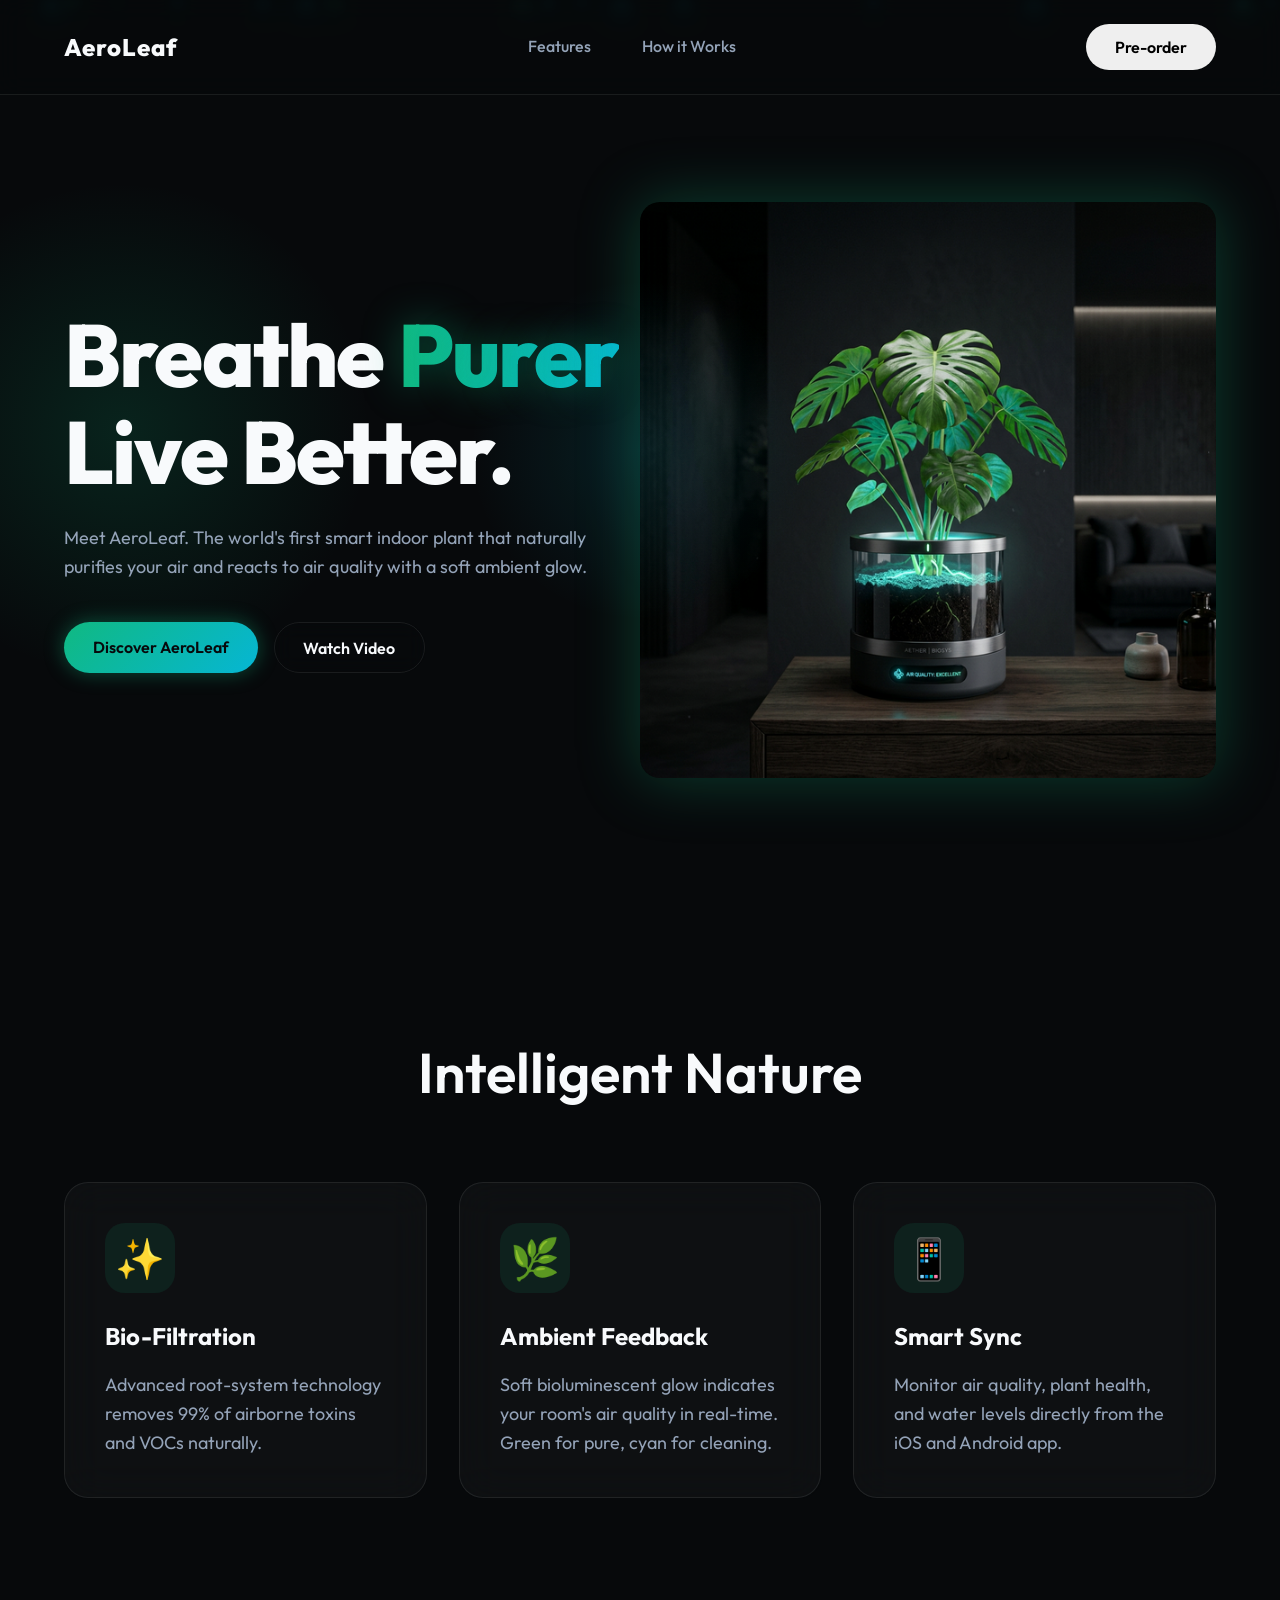
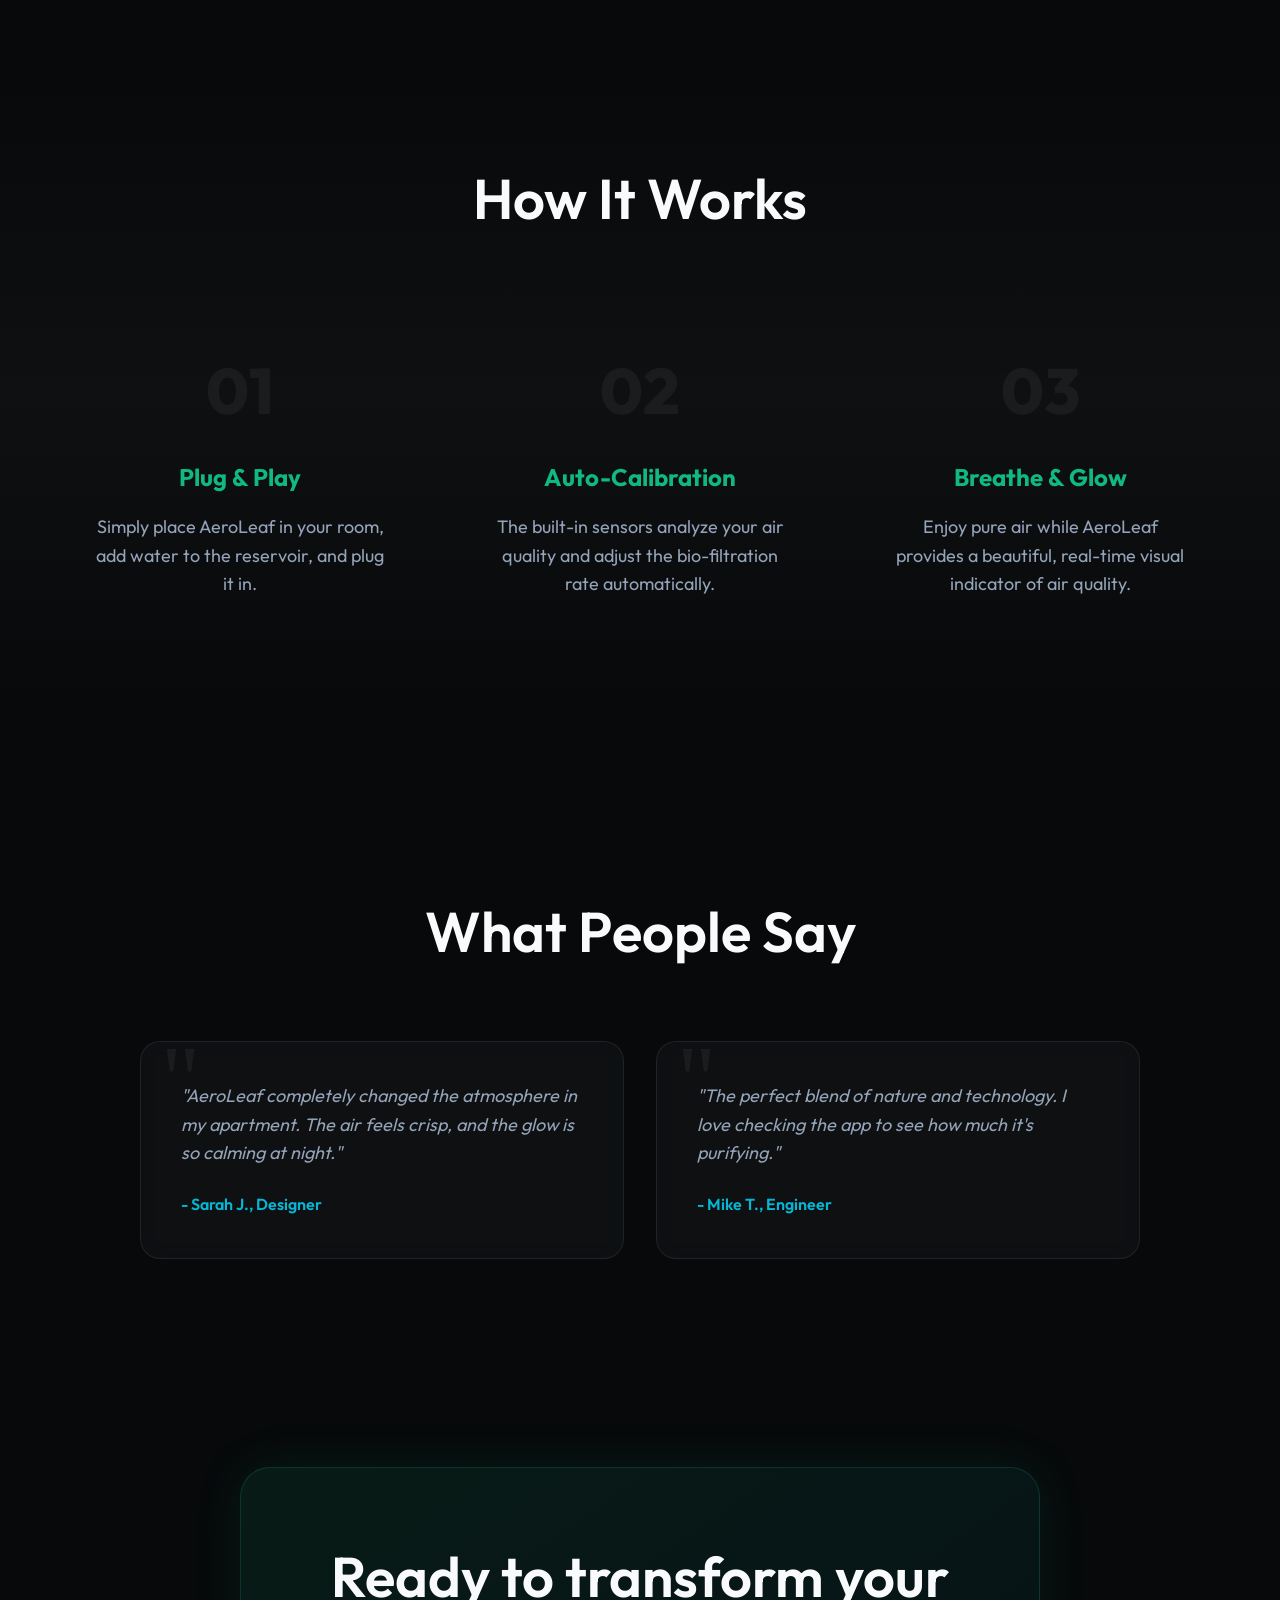
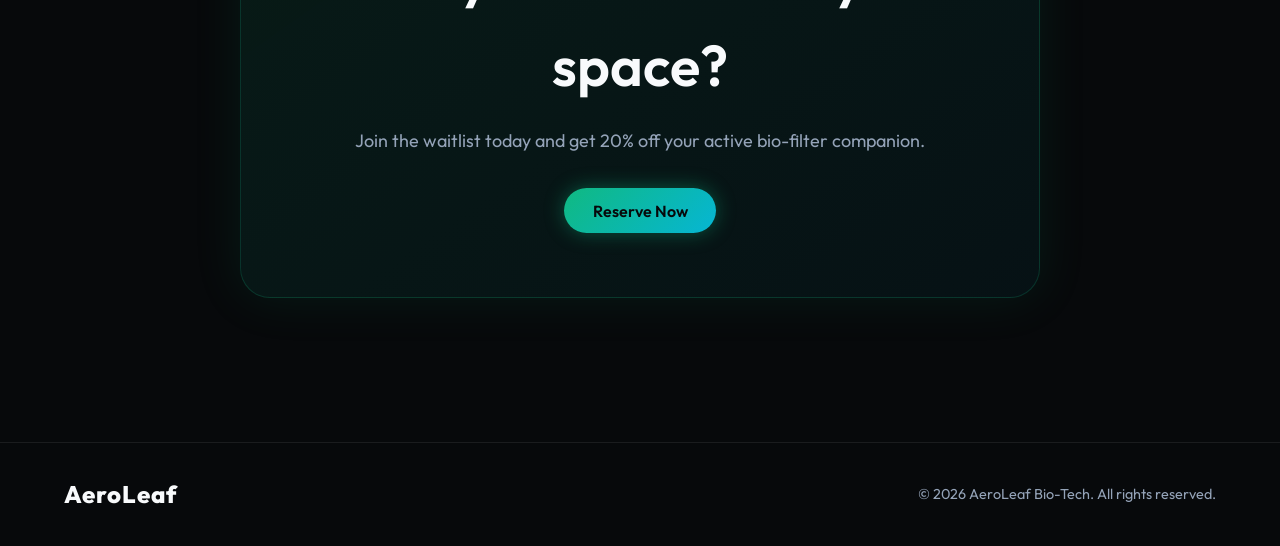
<file: index.html>
<!DOCTYPE html>
<html lang="en">

<head>
    <meta charset="UTF-8">
    <meta name="viewport" content="width=device-width, initial-scale=1.0">
    <title>AeroLeaf | Smart Air Purifying Plant</title>
    <meta name="description"
        content="AeroLeaf is a smart indoor plant that purifies air and glows softly based on air quality. Minimal futuristic design.">
    <link rel="preconnect" href="https://fonts.googleapis.com">
    <link rel="preconnect" href="https://fonts.gstatic.com" crossorigin>
    <link href="https://fonts.googleapis.com/css2?family=Outfit:wght@300;400;600;800&display=swap" rel="stylesheet">
    <link rel="stylesheet" href="style.css">
</head>

<body>
    <nav class="navbar">
        <div class="logo">AeroLeaf</div>
        <div class="nav-links">
            <a href="#features">Features</a>
            <a href="#how-it-works">How it Works</a>
        </div>
        <button class="btn nav-btn">Pre-order</button>
    </nav>

    <header class="hero">
        <div class="hero-content fade-in">
            <h1>Breathe <span class="glow-text">Purer</span><br>Live Better.</h1>
            <p>Meet AeroLeaf. The world's first smart indoor plant that naturally purifies your air and reacts to air
                quality with a soft ambient glow.</p>
            <div class="hero-actions">
                <a href="discover.html" class="btn primary-btn"
                    style="text-decoration: none; display: flex; align-items: center; justify-content: center;">Discover
                    AeroLeaf</a>
                <button class="btn secondary-btn" id="watchVideoBtn">Watch Video</button>
            </div>
        </div>
        <div class="hero-image fade-in delay-1">
            <img src="aeroleaf_product.png" alt="AeroLeaf Glowing Plant" id="main-product-img">
            <div class="glow-backdrop"></div>
        </div>
    </header>

    <section id="features" class="features">
        <h2 class="section-title fade-in">Intelligent Nature</h2>
        <div class="feature-grid">
            <div class="feature-card fade-in delay-1">
                <div class="icon">✨</div>
                <h3>Bio-Filtration</h3>
                <p>Advanced root-system technology removes 99% of airborne toxins and VOCs naturally.</p>
            </div>
            <div class="feature-card fade-in delay-2">
                <div class="icon">🌿</div>
                <h3>Ambient Feedback</h3>
                <p>Soft bioluminescent glow indicates your room's air quality in real-time. Green for pure, cyan for
                    cleaning.</p>
            </div>
            <div class="feature-card fade-in delay-3">
                <div class="icon">📱</div>
                <h3>Smart Sync</h3>
                <p>Monitor air quality, plant health, and water levels directly from the iOS and Android app.</p>
            </div>
        </div>
    </section>

    <section id="how-it-works" class="how-it-works">
        <h2 class="section-title fade-in">How It Works</h2>
        <div class="steps-container">
            <div class="step fade-in delay-1">
                <div class="step-number">01</div>
                <h3>Plug & Play</h3>
                <p>Simply place AeroLeaf in your room, add water to the reservoir, and plug it in.</p>
            </div>
            <div class="step fade-in delay-2">
                <div class="step-number">02</div>
                <h3>Auto-Calibration</h3>
                <p>The built-in sensors analyze your air quality and adjust the bio-filtration rate automatically.</p>
            </div>
            <div class="step fade-in delay-3">
                <div class="step-number">03</div>
                <h3>Breathe & Glow</h3>
                <p>Enjoy pure air while AeroLeaf provides a beautiful, real-time visual indicator of air quality.</p>
            </div>
        </div>
    </section>

    <section id="testimonials" class="testimonials">
        <h2 class="section-title fade-in">What People Say</h2>
        <div class="testimonial-grid">
            <div class="testimonial-card fade-in delay-1">
                <p class="quote">"AeroLeaf completely changed the atmosphere in my apartment. The air feels crisp, and
                    the glow is so calming at night."</p>
                <div class="author">- Sarah J., Designer</div>
            </div>
            <div class="testimonial-card fade-in delay-2">
                <p class="quote">"The perfect blend of nature and technology. I love checking the app to see how much
                    it's purifying."</p>
                <div class="author">- Mike T., Engineer</div>
            </div>
        </div>
    </section>

    <section class="cta-section fade-in">
        <div class="cta-card">
            <h2>Ready to transform your space?</h2>
            <p>Join the waitlist today and get 20% off your active bio-filter companion.</p>
            <button class="btn primary-btn pulse">Reserve Now</button>
        </div>
    </section>

    <footer>
        <div class="logo">AeroLeaf</div>
        <p>&copy; 2026 AeroLeaf Bio-Tech. All rights reserved.</p>
    </footer>

    <!-- Video Modal -->
    <div class="video-modal" id="videoModal">
        <div class="video-modal-overlay"></div>
        <div class="video-modal-content">
            <button class="close-video-btn" aria-label="Close Video">&times;</button>
            <video id="promoVideo" controls>
                <source src="https://interactive-examples.mdn.mozilla.net/media/cc0-videos/flower.mp4" type="video/mp4">
                Your browser does not support HTML video.
            </video>
        </div>
    </div>

    <script src="script.js"></script>
</body>

</html>
</file>
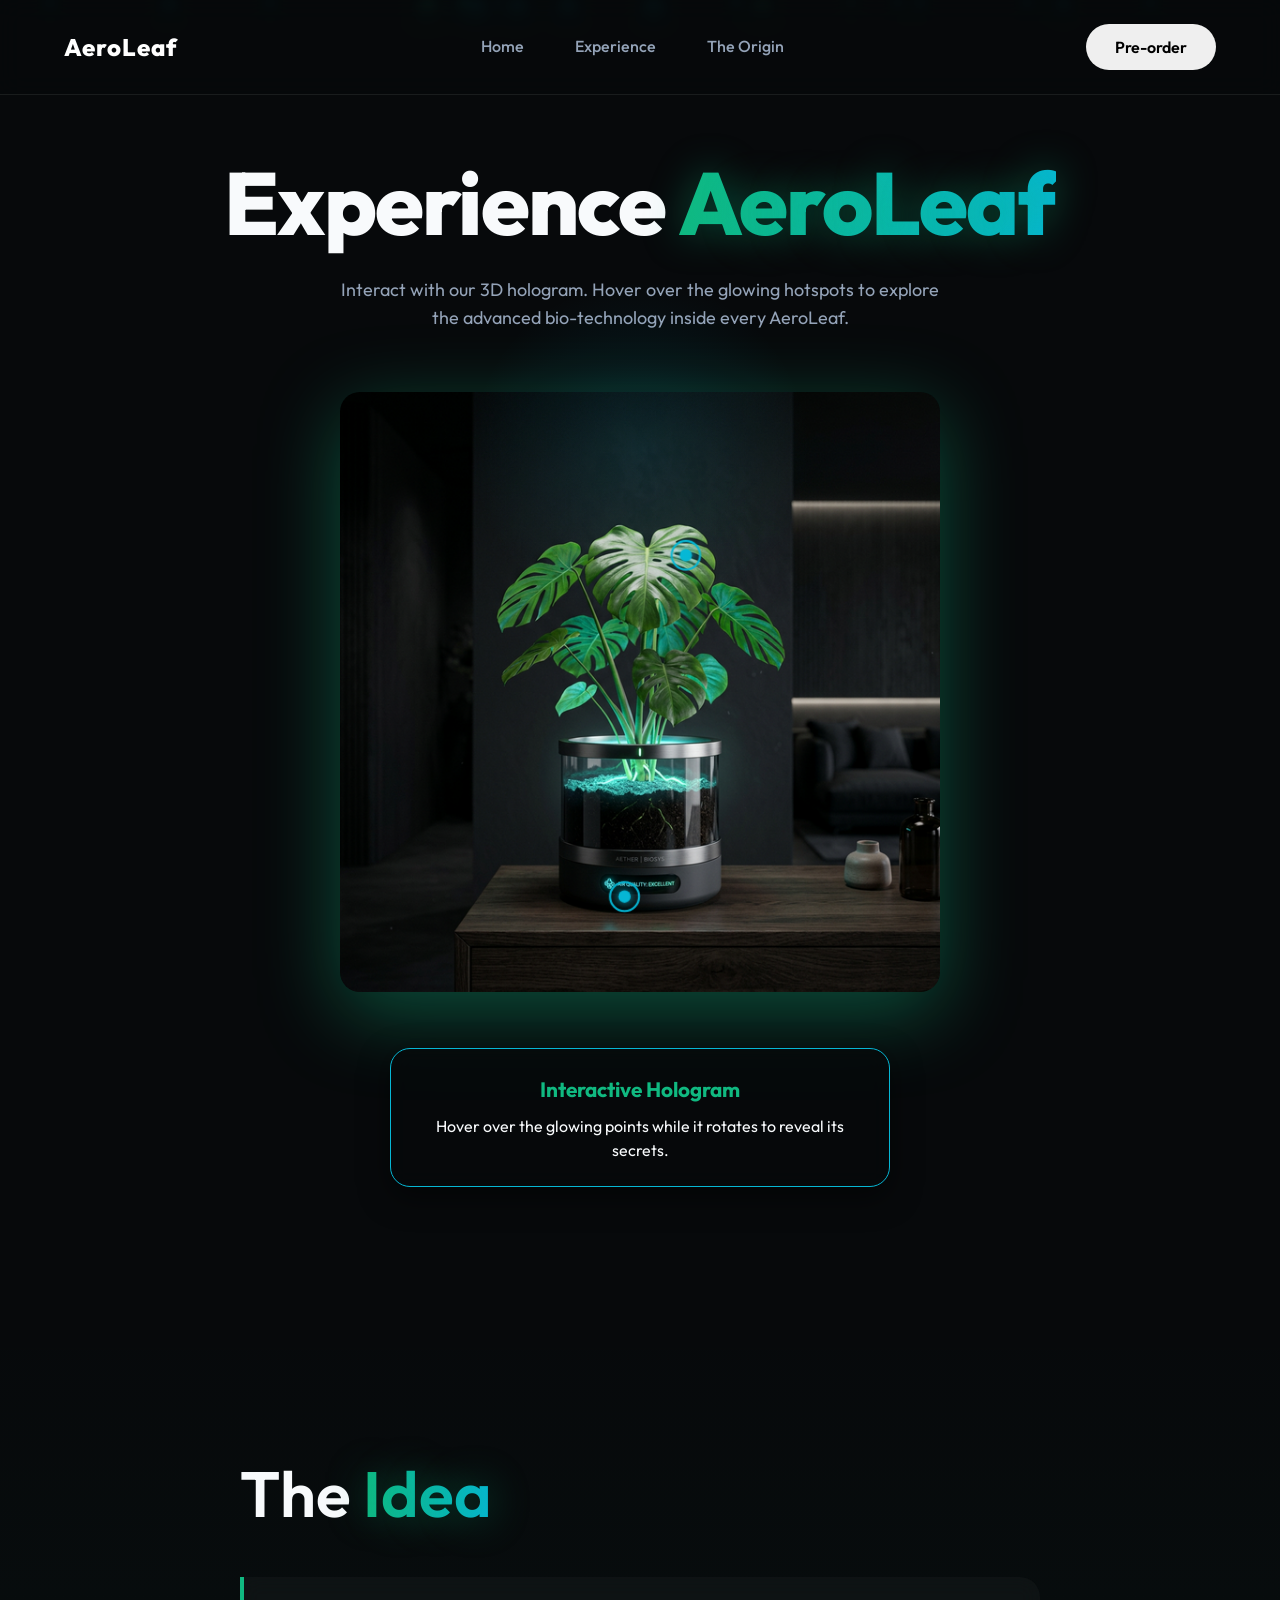
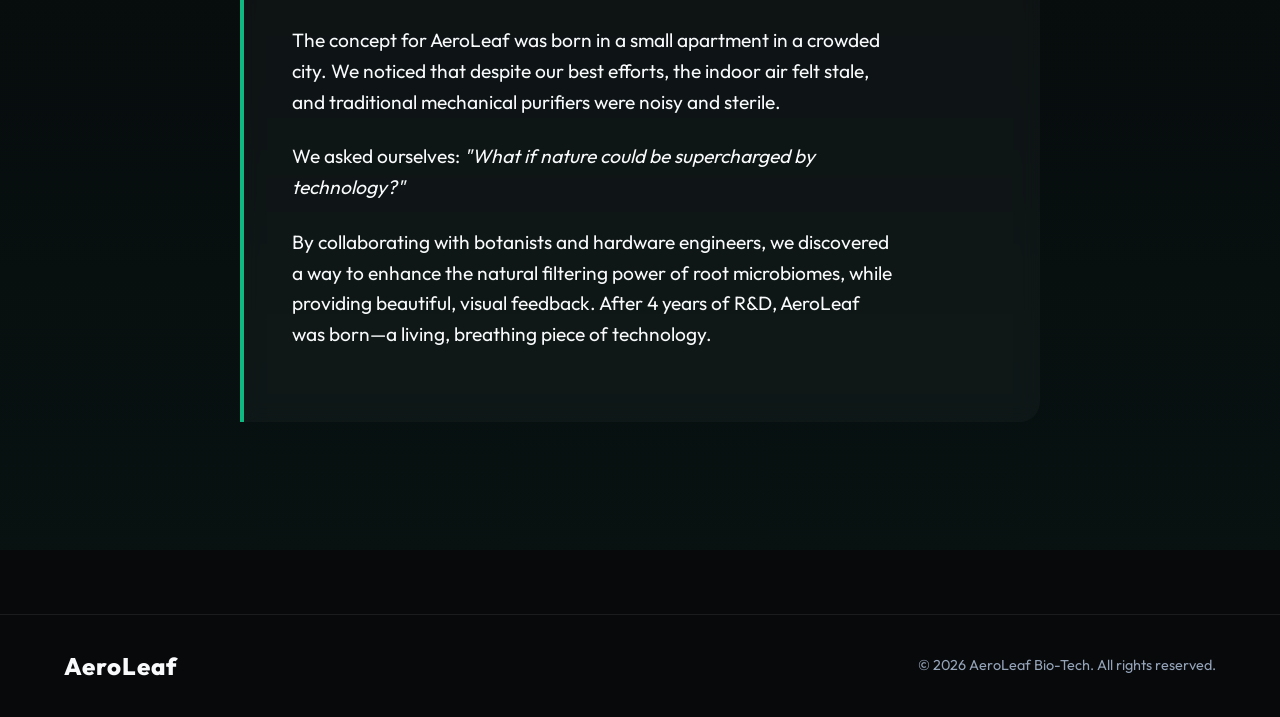
<file: discover.html>
<!DOCTYPE html>
<html lang="en">

<head>
    <meta charset="UTF-8">
    <meta name="viewport" content="width=device-width, initial-scale=1.0">
    <title>Discover AeroLeaf | Interactive Experience</title>
    <link rel="preconnect" href="https://fonts.googleapis.com">
    <link rel="preconnect" href="https://fonts.gstatic.com" crossorigin>
    <link href="https://fonts.googleapis.com/css2?family=Outfit:wght@300;400;600;800&display=swap" rel="stylesheet">
    <link rel="stylesheet" href="style.css">
    <link rel="stylesheet" href="discover.css">
</head>

<body>
    <nav class="navbar">
        <a href="index.html" class="logo" style="text-decoration: none; color: white;">AeroLeaf</a>
        <div class="nav-links">
            <a href="index.html">Home</a>
            <a href="#interactive-viewer">Experience</a>
            <a href="#origin">The Origin</a>
        </div>
        <button class="btn nav-btn">Pre-order</button>
    </nav>

    <header class="discover-hero">
        <div class="hero-content fade-in text-center">
            <h1>Experience <span class="glow-text">AeroLeaf</span></h1>
            <p style="margin: 0 auto;">Interact with our 3D hologram. Hover over the glowing hotspots to explore the
                advanced bio-technology inside every AeroLeaf.</p>
        </div>
    </header>

    <section id="interactive-viewer" class="interactive-section">
        <div class="viewer-container fade-in delay-1">
            <div class="product-3d-wrapper" id="productWrapper">
                <img src="aeroleaf_product.png" alt="AeroLeaf Product" class="product-image">

                <!-- Hotspots -->
                <div class="hotspot" style="top: 25%; left: 55%; transform: translateZ(20px);"
                    data-title="Bio-Engineered Leaves"
                    data-info="Specially bred to maximize CO2 absorption and oxygen output.">
                    <div class="hotspot-core"></div>
                    <div class="hotspot-ring"></div>
                </div>

                <div class="hotspot" style="top: 60%; left: 65%; transform: translateZ(-10px);"
                    data-title="Nano-Porous Soil"
                    data-info="Filters VOCs and traps harmful airborne particles at the root level.">
                    <div class="hotspot-core"></div>
                    <div class="hotspot-ring"></div>
                </div>

                <div class="hotspot" style="top: 80%; left: 45%; transform: translateZ(40px);" data-title="Smart Base"
                    data-info="Built-in sensors monitor air quality and water levels, syncing with your app.">
                    <div class="hotspot-core"></div>
                    <div class="hotspot-ring"></div>
                </div>
            </div>

            <!-- Dynamic Info Display -->
            <div id="dynamic-info-container" class="dynamic-info-container fade-in delay-2">
                <h3 id="dynamic-info-title">Interactive Hologram</h3>
                <p id="dynamic-info-text">Hover over the glowing points while it rotates to reveal its secrets.</p>
            </div>
        </div>
    </section>

    <section id="origin" class="origin-section">
        <div class="origin-content">
            <h2 class="slide-in-left">The <span class="glow-text">Idea</span></h2>
            <div class="origin-text slide-in-right delay-1">
                <p>The concept for AeroLeaf was born in a small apartment in a crowded city. We noticed that despite our
                    best efforts, the indoor air felt stale, and traditional mechanical purifiers were noisy and
                    sterile.</p>
                <p>We asked ourselves: <i>"What if nature could be supercharged by technology?"</i></p>
                <p>By collaborating with botanists and hardware engineers, we discovered a way to enhance the natural
                    filtering power of root microbiomes, while providing beautiful, visual feedback. After 4 years of
                    R&D, AeroLeaf was born—a living, breathing piece of technology.</p>
            </div>
        </div>
    </section>

    <footer>
        <div class="logo">AeroLeaf</div>
        <p>&copy; 2026 AeroLeaf Bio-Tech. All rights reserved.</p>
    </footer>

    <script src="discover.js"></script>
</body>

</html>
</file>
<file: style.css>
:root {
    --bg-dark: #07090b;
    --text-main: #f8fafc;
    --text-muted: #94a3b8;
    --accent-glow: #10b981;
    --accent-cyan: #06b6d4;
    --glass-bg: rgba(255, 255, 255, 0.03);
    --glass-border: rgba(255, 255, 255, 0.08);
}

* {
    margin: 0;
    padding: 0;
    box-sizing: border-box;
}

html {
    scroll-behavior: smooth;
}

body {
    font-family: 'Outfit', sans-serif;
    background-color: var(--bg-dark);
    color: var(--text-main);
    overflow-x: hidden;
    line-height: 1.6;
}

/* Typography */
h1 {
    font-size: clamp(3rem, 8vw, 5.5rem);
    font-weight: 800;
    line-height: 1.1;
    letter-spacing: -0.02em;
    margin-bottom: 1.5rem;
}

h2 {
    font-size: clamp(2rem, 5vw, 3.5rem);
    font-weight: 600;
    margin-bottom: 1rem;
}

p {
    color: var(--text-muted);
    font-size: 1.125rem;
    max-width: 600px;
}

.glow-text {
    background: linear-gradient(to right, var(--accent-glow), var(--accent-cyan));
    -webkit-background-clip: text;
    background-clip: text;
    -webkit-text-fill-color: transparent;
    text-shadow: 0 0 40px rgba(16, 185, 129, 0.4);
}

/* Buttons */
.btn {
    padding: 0.8rem 1.8rem;
    border-radius: 50px;
    font-family: inherit;
    font-weight: 600;
    font-size: 1rem;
    cursor: pointer;
    transition: all 0.3s ease;
    border: none;
}

.primary-btn {
    background: linear-gradient(135deg, var(--accent-glow) 0%, var(--accent-cyan) 100%);
    color: var(--bg-dark);
    box-shadow: 0 0 20px rgba(16, 185, 129, 0.4);
}

.primary-btn:hover {
    box-shadow: 0 0 30px rgba(16, 185, 129, 0.6);
    transform: translateY(-2px);
}

.secondary-btn {
    background: transparent;
    color: var(--text-main);
    border: 1px solid var(--glass-border);
    backdrop-filter: blur(10px);
}

.secondary-btn:hover {
    background: var(--glass-bg);
    border-color: rgba(255, 255, 255, 0.2);
}

/* Navigation */
.navbar {
    display: flex;
    justify-content: space-between;
    align-items: center;
    padding: 1.5rem 5%;
    position: fixed;
    width: 100%;
    top: 0;
    z-index: 100;
    backdrop-filter: blur(12px);
    background: rgba(7, 9, 11, 0.7);
    border-bottom: 1px solid var(--glass-border);
}

.logo {
    font-size: 1.5rem;
    font-weight: 800;
    letter-spacing: 1px;
}

.nav-links a {
    color: var(--text-muted);
    text-decoration: none;
    margin: 0 1.5rem;
    transition: color 0.3s;
    font-weight: 500;
    position: relative;
}

.nav-links a::after {
    content: '';
    position: absolute;
    width: 0;
    height: 2px;
    bottom: -5px;
    left: 0;
    background: linear-gradient(to right, var(--accent-glow), var(--accent-cyan));
    transition: width 0.3s ease;
}

.nav-links a:hover::after {
    width: 100%;
}

.nav-links a:hover {
    color: var(--text-main);
}

/* Hero Section */
.hero {
    min-height: 100vh;
    display: grid;
    grid-template-columns: 1fr 1fr;
    align-items: center;
    padding: 0 5%;
    padding-top: 5rem;
    position: relative;
    overflow: hidden;
}

.hero::before {
    content: '';
    position: absolute;
    top: 20%;
    left: -10%;
    width: 500px;
    height: 500px;
    background: radial-gradient(circle, rgba(16, 185, 129, 0.15) 0%, transparent 70%);
    z-index: -1;
}

.hero-actions {
    display: flex;
    gap: 1rem;
    margin-top: 2.5rem;
}

.hero-image {
    position: relative;
    display: flex;
    justify-content: center;
    align-items: center;
}

.hero-image img {
    max-width: 100%;
    height: auto;
    border-radius: 20px;
    position: relative;
    z-index: 2;
    animation: float 6s ease-in-out infinite;
    filter: drop-shadow(0 0 30px rgba(16, 185, 129, 0.3));
    transition: transform 0.1s ease-out;
    /* Smooth out scroll transfroms */
    will-change: transform;
}

.glow-backdrop {
    position: absolute;
    width: 300px;
    height: 300px;
    background: radial-gradient(circle, var(--accent-glow) 0%, var(--accent-cyan) 50%, transparent 80%);
    filter: blur(60px);
    opacity: 0.3;
    z-index: 1;
    animation: pulse-glow 4s ease-in-out infinite alternate;
    transition: transform 0.1s ease-out;
    will-change: transform;
}

/* Features */
.features {
    padding: 8rem 5%;
    position: relative;
}

.section-title {
    text-align: center;
    margin-bottom: 4rem;
}

.feature-grid {
    display: grid;
    grid-template-columns: repeat(auto-fit, minmax(300px, 1fr));
    gap: 2rem;
}

.feature-card {
    background: var(--glass-bg);
    border: 1px solid var(--glass-border);
    border-radius: 24px;
    padding: 2.5rem;
    backdrop-filter: blur(20px);
    transition: transform 0.4s cubic-bezier(0.175, 0.885, 0.32, 1.275);
    position: relative;
    overflow: hidden;
}

.feature-card::before {
    content: '';
    position: absolute;
    top: 0;
    left: 0;
    width: 100%;
    height: 100%;
    background: linear-gradient(135deg, rgba(255, 255, 255, 0.05) 0%, transparent 100%);
    opacity: 0;
    transition: opacity 0.4s;
}

.feature-card:hover {
    transform: translateY(-10px) scale(1.02);
    border-color: rgba(16, 185, 129, 0.3);
    box-shadow: 0 20px 40px rgba(0, 0, 0, 0.4);
}

.feature-card:hover::before {
    opacity: 1;
}

.feature-card .icon {
    font-size: 2.5rem;
    margin-bottom: 1.5rem;
    background: rgba(16, 185, 129, 0.1);
    width: 70px;
    height: 70px;
    display: flex;
    align-items: center;
    justify-content: center;
    border-radius: 20px;
    transition: transform 0.3s ease, background 0.3s ease;
}

.feature-card:hover .icon {
    transform: translateY(-10px);
    background: rgba(16, 185, 129, 0.2);
}

.feature-card h3 {
    font-size: 1.5rem;
    margin-bottom: 1rem;
    color: var(--text-main);
}

/* How It Works */
.how-it-works {
    padding: 8rem 5%;
    position: relative;
    background: linear-gradient(to bottom, transparent, var(--glass-bg), transparent);
}

.steps-container {
    display: flex;
    flex-wrap: wrap;
    justify-content: center;
    gap: 3rem;
    max-width: 1200px;
    margin: 0 auto;
}

.step {
    flex: 1;
    min-width: 250px;
    text-align: center;
    padding: 2rem;
}

.step-number {
    font-size: 4rem;
    font-weight: 800;
    color: rgba(255, 255, 255, 0.05);
    margin-bottom: 1rem;
    font-family: 'Outfit', sans-serif;
}

.step h3 {
    font-size: 1.5rem;
    margin-bottom: 1rem;
    color: var(--accent-glow);
}

/* Testimonials */
.testimonials {
    padding: 8rem 5%;
    position: relative;
}

.testimonial-grid {
    display: grid;
    grid-template-columns: repeat(auto-fit, minmax(300px, 1fr));
    gap: 2rem;
    max-width: 1000px;
    margin: 0 auto;
}

.testimonial-card {
    background: var(--glass-bg);
    border: 1px solid var(--glass-border);
    border-radius: 20px;
    padding: 2.5rem;
    position: relative;
    backdrop-filter: blur(10px);
}

.testimonial-card::before {
    content: '"';
    position: absolute;
    top: -10px;
    left: 20px;
    font-size: 6rem;
    color: rgba(255, 255, 255, 0.05);
    font-family: serif;
    line-height: 1;
}

.quote {
    font-size: 1.125rem;
    font-style: italic;
    margin-bottom: 1.5rem;
    position: relative;
    z-index: 1;
}

.author {
    color: var(--accent-cyan);
    font-weight: 600;
}

/* CTA Section */
.cta-section {
    padding: 5rem 5%;
    display: flex;
    justify-content: center;
}

.cta-card {
    background: linear-gradient(145deg, rgba(16, 185, 129, 0.1), rgba(6, 182, 212, 0.05));
    border: 1px solid rgba(16, 185, 129, 0.2);
    border-radius: 30px;
    padding: 4rem 2rem;
    text-align: center;
    max-width: 800px;
    width: 100%;
    box-shadow: 0 0 50px rgba(16, 185, 129, 0.1);
}

.cta-card h2 {
    margin-bottom: 1rem;
}

.cta-card p {
    margin: 0 auto 2rem;
}

/* Cursor Follower */
.cursor-glow {
    position: fixed;
    top: 0;
    left: 0;
    width: 400px;
    height: 400px;
    background: radial-gradient(circle, rgba(6, 182, 212, 0.12) 0%, transparent 60%);
    border-radius: 50%;
    pointer-events: none;
    z-index: 9999;
    transform: translate(-50%, -50%);
    transition: width 0.3s ease, height 0.3s ease, background 0.3s ease;
    mix-blend-mode: screen;
}

.cursor-glow.active {
    width: 500px;
    height: 500px;
    background: radial-gradient(circle, rgba(16, 185, 129, 0.18) 0%, transparent 60%);
}

/* Video Modal */
.video-modal {
    position: fixed;
    top: 0;
    left: 0;
    width: 100vw;
    height: 100vh;
    z-index: 10000;
    display: flex;
    justify-content: center;
    align-items: center;
    opacity: 0;
    pointer-events: none;
    transition: opacity 0.6s cubic-bezier(0.16, 1, 0.3, 1);
}

.video-modal.active {
    opacity: 1;
    pointer-events: all;
}

.video-modal-overlay {
    position: absolute;
    top: 0;
    left: 0;
    width: 100%;
    height: 100%;
    background: rgba(0, 0, 0, 0.85);
    backdrop-filter: blur(20px);
    -webkit-backdrop-filter: blur(20px);
}

.video-modal-content {
    position: relative;
    z-index: 1;
    width: 90%;
    max-width: 1200px;
    aspect-ratio: 16/9;
    transform: scale(0.8) translateY(50px);
    transition: transform 0.8s cubic-bezier(0.16, 1, 0.3, 1);
    box-shadow: 0 0 100px rgba(16, 185, 129, 0.2);
    border-radius: 20px;
    overflow: hidden;
    border: 1px solid var(--glass-border);
    background: #000;
}

.video-modal.active .video-modal-content {
    transform: scale(1) translateY(0);
}

.video-modal video {
    width: 100%;
    height: 100%;
    object-fit: cover;
    outline: none;
}

.close-video-btn {
    position: absolute;
    top: 20px;
    right: 20px;
    background: rgba(255, 255, 255, 0.1);
    border: 1px solid rgba(255, 255, 255, 0.2);
    color: #fff;
    font-size: 2rem;
    width: 50px;
    height: 50px;
    border-radius: 50%;
    cursor: pointer;
    z-index: 2;
    transition: all 0.3s ease;
    display: flex;
    justify-content: center;
    align-items: center;
    backdrop-filter: blur(5px);
}

.close-video-btn:hover {
    background: rgba(255, 255, 255, 0.25);
    transform: scale(1.1) rotate(90deg);
}

/* Footer */
footer {
    padding: 2rem 5%;
    display: flex;
    justify-content: space-between;
    align-items: center;
    border-top: 1px solid var(--glass-border);
    margin-top: 4rem;
}

footer p {
    font-size: 0.9rem;
}

/* Animations */
@keyframes float {
    0% {
        transform: translateY(0px) rotate(0deg);
    }

    50% {
        transform: translateY(-20px) rotate(2deg);
    }

    100% {
        transform: translateY(0px) rotate(0deg);
    }
}

@keyframes pulse-glow {
    0% {
        transform: scale(1);
        opacity: 0.2;
    }

    100% {
        transform: scale(1.1);
        opacity: 0.4;
    }
}

@keyframes pulse-cta {
    0% {
        transform: scale(1);
        box-shadow: 0 0 20px rgba(16, 185, 129, 0.4);
    }

    50% {
        transform: scale(1.05);
        box-shadow: 0 0 40px rgba(16, 185, 129, 0.7);
    }

    100% {
        transform: scale(1);
        box-shadow: 0 0 20px rgba(16, 185, 129, 0.4);
    }
}

.pulse {
    animation: pulse-cta 2s infinite ease-in-out;
}

.particles-container {
    position: fixed;
    top: 0;
    left: 0;
    width: 100%;
    height: 100%;
    pointer-events: none;
    z-index: 0;
}

.particle {
    position: absolute;
    border-radius: 50%;
    background: var(--accent-glow);
    opacity: 0.2;
    filter: blur(5px);
    animation: particle-float linear infinite;
}

@keyframes particle-float {
    0% {
        transform: translateY(100vh) scale(0);
        opacity: 0;
    }

    20% {
        opacity: 0.5;
    }

    80% {
        opacity: 0.5;
    }

    100% {
        transform: translateY(-100px) scale(1.5);
        opacity: 0;
    }
}

/* Scroll Animations (added via JS classes) */
.fade-in {
    opacity: 0;
    transform: translateY(30px);
    transition: opacity 0.8s ease-out, transform 0.8s ease-out;
}

.fade-in.visible {
    opacity: 1;
    transform: translateY(0);
}

.delay-1 {
    transition-delay: 0.2s;
}

.delay-2 {
    transition-delay: 0.4s;
}

.delay-3 {
    transition-delay: 0.6s;
}

/* Responsive Grid */
@media (max-width: 968px) {
    .hero {
        grid-template-columns: 1fr;
        text-align: center;
        padding-top: 8rem;
    }

    .hero-actions {
        justify-content: center;
    }

    .hero-image {
        margin-top: 4rem;
    }

    .nav-links {
        display: none;
    }
}
</file>
<file: discover.css>
/* Discover Page Specific Styles */
.discover-hero {
    padding-top: 8rem;
    min-height: 40vh;
    display: flex;
    justify-content: center;
    align-items: center;
}

.text-center {
    text-align: center;
}

/* Interactive Viewer */
.interactive-section {
    padding: 2rem 5% 8rem;
    display: flex;
    justify-content: center;
    align-items: center;
    perspective: 1000px;
}

.viewer-container {
    position: relative;
    width: 100%;
    max-width: 600px;
    display: flex;
    flex-direction: column;
    align-items: center;
    perspective: 1200px;
}

@keyframes spin360 {
    from {
        transform: rotateY(0deg);
    }

    to {
        transform: rotateY(360deg);
    }
}

.product-3d-wrapper {
    position: relative;
    width: 100%;
    transform-style: preserve-3d;
    animation: spin360 20s linear infinite;
    border-radius: 20px;
}

.product-3d-wrapper.paused {
    animation-play-state: paused;
}

.product-3d-wrapper .product-image {
    width: 100%;
    height: auto;
    border-radius: 20px;
    filter: drop-shadow(0 20px 40px rgba(16, 185, 129, 0.4));
}

/* Hotspots */
.hotspot {
    position: absolute;
    width: 30px;
    height: 30px;
    transform: translate(-50%, -50%) translateZ(50px);
    cursor: pointer;
    z-index: 10;
}

.hotspot-core {
    position: absolute;
    top: 50%;
    left: 50%;
    width: 12px;
    height: 12px;
    background: var(--accent-cyan);
    border-radius: 50%;
    transform: translate(-50%, -50%);
    box-shadow: 0 0 10px var(--accent-cyan);
    transition: transform 0.3s ease;
}

.hotspot-ring {
    position: absolute;
    top: 50%;
    left: 50%;
    width: 30px;
    height: 30px;
    border: 2px solid var(--accent-cyan);
    border-radius: 50%;
    transform: translate(-50%, -50%);
    animation: ping 2s cubic-bezier(0, 0, 0.2, 1) infinite;
}

.hotspot:hover .hotspot-core {
    transform: translate(-50%, -50%) scale(1.5);
    background: var(--accent-glow);
    box-shadow: 0 0 20px var(--accent-glow);
}

.hotspot:hover .hotspot-ring {
    border-color: var(--accent-glow);
}

@keyframes ping {

    75%,
    100% {
        transform: translate(-50%, -50%) scale(2);
        opacity: 0;
    }
}

/* Dynamic Info Container */
.dynamic-info-container {
    margin-top: 3rem;
    background: rgba(7, 9, 11, 0.7);
    border: 1px solid var(--accent-cyan);
    padding: 1.5rem 2rem;
    border-radius: 20px;
    text-align: center;
    backdrop-filter: blur(10px);
    width: 100%;
    max-width: 500px;
    box-shadow: 0 10px 30px rgba(0, 0, 0, 0.5);
    min-height: 120px;
    display: flex;
    flex-direction: column;
    justify-content: center;
    transition: all 0.3s ease;
}

.dynamic-info-container.active-info {
    border-color: var(--accent-glow);
    box-shadow: 0 0 30px rgba(16, 185, 129, 0.2);
    transform: translateY(-5px);
}

.dynamic-info-container h3 {
    color: var(--accent-glow);
    margin-bottom: 0.5rem;
    font-size: 1.3rem;
}

.dynamic-info-container p {
    color: var(--text-main);
    margin: 0;
    font-size: 1rem;
    line-height: 1.5;
}

/* Info Cards */
.info-card {
    position: absolute;
    top: 50%;
    background: rgba(7, 9, 11, 0.85);
    backdrop-filter: blur(15px);
    border: 1px solid var(--accent-cyan);
    padding: 1rem;
    border-radius: 12px;
    width: 250px;
    opacity: 0;
    pointer-events: none;
    transition: opacity 0.3s ease, transform 0.3s ease;
    box-shadow: 0 10px 30px rgba(0, 0, 0, 0.5);
    z-index: 20;
}

.info-card.right {
    left: 100%;
    transform: translateY(-50%) translateX(20px);
}

.info-card.left {
    right: 100%;
    transform: translateY(-50%) translateX(-20px);
}

.hotspot:hover .info-card {
    opacity: 1;
}

.hotspot:hover .info-card.right {
    transform: translateY(-50%) translateX(10px);
}

.hotspot:hover .info-card.left {
    transform: translateY(-50%) translateX(-10px);
}

.info-card h4 {
    color: var(--accent-glow);
    margin-bottom: 0.5rem;
    font-size: 1.1rem;
}

.info-card p {
    font-size: 0.9rem;
    color: var(--text-main);
    margin: 0;
    line-height: 1.4;
}

.instruction-text {
    margin-top: 2rem;
    font-size: 1rem;
    letter-spacing: 2px;
    text-transform: uppercase;
    color: var(--accent-cyan);
}

.pulse-text {
    animation: text-pulse 2s infinite alternate;
}

@keyframes text-pulse {
    0% {
        opacity: 0.5;
    }

    100% {
        opacity: 1;
    }
}

/* Origin Section */
.origin-section {
    padding: 8rem 5%;
    display: flex;
    justify-content: center;
    background: linear-gradient(to top, rgba(16, 185, 129, 0.05), transparent);
    overflow: hidden;
}

.origin-content {
    max-width: 800px;
    width: 100%;
}

.origin-content h2 {
    font-size: 4rem;
    margin-bottom: 2rem;
    text-align: left;
}

.origin-text {
    background: var(--glass-bg);
    border-left: 4px solid var(--accent-glow);
    padding: 3rem;
    border-radius: 0 20px 20px 0;
    backdrop-filter: blur(10px);
}

.origin-text p {
    margin-bottom: 1.5rem;
    font-size: 1.2rem;
    color: var(--text-main);
}

/* New Scroll Animations */
.slide-in-left {
    opacity: 0;
    transform: translateX(-100px);
    transition: opacity 1s cubic-bezier(0.25, 1, 0.5, 1), transform 1s cubic-bezier(0.25, 1, 0.5, 1);
}

.slide-in-right {
    opacity: 0;
    transform: translateX(100px);
    transition: opacity 1s cubic-bezier(0.25, 1, 0.5, 1), transform 1s cubic-bezier(0.25, 1, 0.5, 1);
}

.slide-in-left.visible,
.slide-in-right.visible {
    opacity: 1;
    transform: translateX(0);
}
</file>
